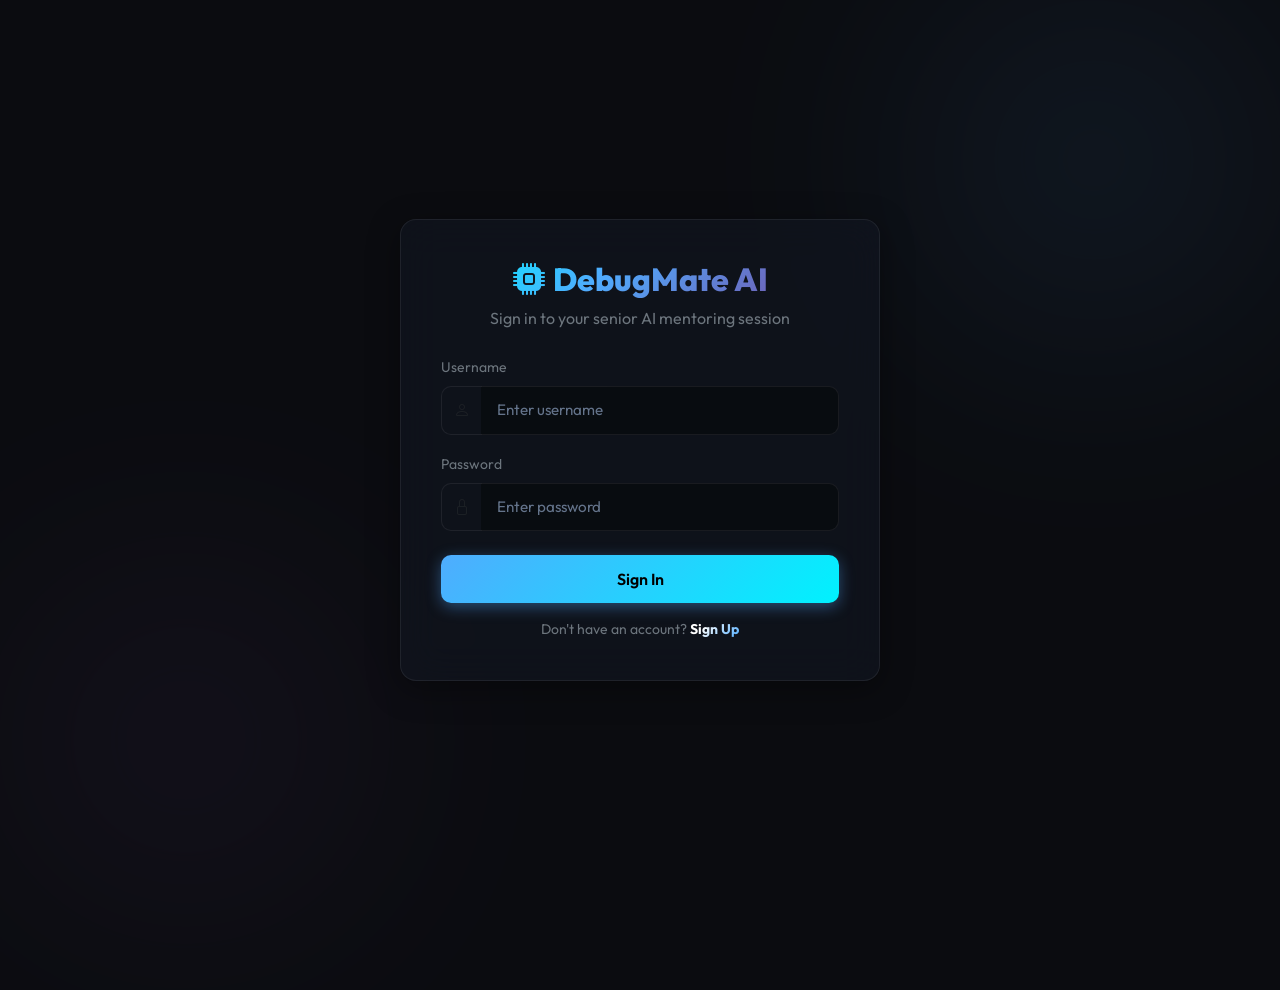
<file: target/classes/static/achievements.html>
<!DOCTYPE html>
<html lang="en">
<head>
  <meta charset="UTF-8">
  <meta name="viewport" content="width=device-width, initial-scale=1.0">
  <title>Achievements - DebugMate AI</title>
  <meta name="description" content="Track your debugging achievements, badges, and learning milestones on DebugMate AI.">
  <link href="https://cdn.jsdelivr.net/npm/bootstrap@5.3.0/dist/css/bootstrap.min.css" rel="stylesheet">
  <link href="https://cdn.jsdelivr.net/npm/bootstrap-icons@1.10.0/font/bootstrap-icons.css" rel="stylesheet">
  <link rel="stylesheet" href="css/style.css">
  <style>
    .badge-card {
      background: rgba(18, 22, 33, 0.65);
      backdrop-filter: blur(20px);
      border: 1px solid var(--border-color);
      border-radius: 16px;
      padding: 28px 20px;
      text-align: center;
      transition: var(--transition);
      opacity: 0.45;
      filter: grayscale(80%);
      position: relative;
      overflow: hidden;
    }
    .badge-card::before {
      content: '';
      position: absolute;
      inset: 0;
      background: linear-gradient(135deg, rgba(79,172,254,0.03), transparent);
      opacity: 0;
      transition: opacity 0.3s;
    }
    .badge-card.unlocked {
      opacity: 1;
      filter: none;
      border-color: rgba(79,172,254,0.4);
      box-shadow: 0 0 24px rgba(79,172,254,0.12);
    }
    .badge-card.unlocked::before { opacity: 1; }
    .badge-card:hover { transform: translateY(-4px); }
    .badge-card.unlocked:hover { box-shadow: 0 8px 32px rgba(79,172,254,0.2); }

    .badge-icon {
      font-size: 3rem;
      margin-bottom: 14px;
      display: block;
      line-height: 1;
    }
    .badge-card.unlocked .badge-icon {
      background: linear-gradient(135deg, var(--primary), var(--secondary));
      -webkit-background-clip: text;
      -webkit-text-fill-color: transparent;
      background-clip: text;
    }
    .unlock-badge {
      display: inline-flex;
      align-items: center;
      gap: 5px;
      background: rgba(16,185,129,0.12);
      border: 1px solid rgba(16,185,129,0.3);
      color: #34d399;
      padding: 3px 10px;
      border-radius: 20px;
      font-size: 0.75rem;
      margin-top: 10px;
    }
    .lock-badge {
      display: inline-flex;
      align-items: center;
      gap: 5px;
      background: rgba(100,116,139,0.1);
      border: 1px solid rgba(100,116,139,0.2);
      color: var(--text-muted);
      padding: 3px 10px;
      border-radius: 20px;
      font-size: 0.75rem;
      margin-top: 10px;
    }
    .progress-header {
      background: linear-gradient(135deg, rgba(79,172,254,0.08), rgba(118,75,162,0.08));
      border: 1px solid var(--border-color);
      border-radius: 16px;
      padding: 28px;
      margin-bottom: 32px;
    }
    .xp-bar { height: 8px; background: var(--border-color); border-radius: 4px; overflow: hidden; }
    .xp-bar-fill { height: 100%; border-radius: 4px; background: linear-gradient(90deg, var(--primary), var(--secondary)); transition: width 1s ease; }
  </style>
</head>
<body>
<div class="layout-wrapper">
  <!-- Sidebar -->
  <aside class="sidebar">
    <a href="index.html" class="sidebar-logo text-gradient-cyan-purple">
      <i class="bi bi-cpu-fill"></i> DebugMate AI
    </a>
    <ul class="sidebar-menu">
      <li><a href="index.html" class="sidebar-link"><i class="bi bi-speedometer2"></i> Dashboard</a></li>
      <li><a href="debug.html" class="sidebar-link"><i class="bi bi-code-slash"></i> AI Debugger</a></li>
      <li><a href="chat.html" class="sidebar-link"><i class="bi bi-chat-dots-fill"></i> Chat Assistant</a></li>
      <li><a href="library.html" class="sidebar-link"><i class="bi bi-journal-bookmark-fill"></i> Bug Library</a></li>
      <li><a href="achievements.html" class="sidebar-link active"><i class="bi bi-trophy-fill"></i> Achievements</a></li>
    </ul>
    <div class="sidebar-profile">
      <div class="profile-avatar" id="navAvatar">U</div>
      <div class="profile-info me-auto">
        <span class="profile-name" id="navUsername">User</span>
        <span class="profile-xp" id="navXp">0 XP</span>
      </div>
      <button class="btn btn-link text-danger p-0" onclick="Auth.logout()" title="Logout">
        <i class="bi bi-box-arrow-right fs-5"></i>
      </button>
    </div>
  </aside>

  <!-- Main Content -->
  <main class="main-content">
    <header class="mb-4">
      <h1 class="text-gradient fw-bold mb-1">Achievements</h1>
      <p class="text-secondary">Earn badges by debugging, learning, and growing as a developer.</p>
    </header>

    <!-- Progress Summary -->
    <div class="progress-header" id="progressSummary">
      <div class="row align-items-center g-3">
        <div class="col-md-4">
          <div class="d-flex align-items-center gap-3">
            <div style="width:56px;height:56px;border-radius:50%;background:linear-gradient(135deg,var(--primary),var(--accent));display:flex;align-items:center;justify-content:center;font-size:1.5rem;font-weight:800;color:#fff;" id="levelBadge">1</div>
            <div>
              <div class="fw-bold text-white">Level <span id="levelNum">1</span></div>
              <div class="small text-secondary"><span id="unlockedCount">0</span> / 8 Badges Earned</div>
            </div>
          </div>
        </div>
        <div class="col-md-4">
          <div class="small text-secondary mb-1">XP Progress</div>
          <div class="xp-bar"><div class="xp-bar-fill" id="xpBarFill" style="width:0%"></div></div>
          <div class="small text-muted mt-1"><span id="xpCount">0</span> XP</div>
        </div>
        <div class="col-md-4 text-md-end">
          <div class="small text-secondary">Total Bugs Solved</div>
          <div class="fs-3 fw-bold text-gradient" id="bugsSolved">0</div>
        </div>
      </div>
    </div>

    <div class="row g-4" id="badgesContainer">
      <!-- Skeleton loaders -->
      <div class="col-6 col-md-4 col-lg-3">
        <div class="badge-card"><div style="height:160px;background:rgba(255,255,255,0.03);border-radius:8px;"></div></div>
      </div>
      <div class="col-6 col-md-4 col-lg-3">
        <div class="badge-card"><div style="height:160px;background:rgba(255,255,255,0.03);border-radius:8px;"></div></div>
      </div>
      <div class="col-6 col-md-4 col-lg-3">
        <div class="badge-card"><div style="height:160px;background:rgba(255,255,255,0.03);border-radius:8px;"></div></div>
      </div>
      <div class="col-6 col-md-4 col-lg-3">
        <div class="badge-card"><div style="height:160px;background:rgba(255,255,255,0.03);border-radius:8px;"></div></div>
      </div>
    </div>
  </main>
</div>
<script src="js/auth.js"></script>
<script>
Auth.guardPage(true);

// Load user profile into sidebar
const user = Auth.getUser();
if (user) {
  document.getElementById('navUsername').textContent = user.username || 'User';
  if (user.username) {
    document.getElementById('navAvatar').textContent = user.username[0].toUpperCase();
  }
}

const ALL_BADGES = [
  { name: "First Blood",    desc: "Solve your very first bug",       icon: "bi-star-fill",             req: "Solve 1 bug",        threshold: 1,  type: "bugs" },
  { name: "Bug Hunter",     desc: "Solved 10 bugs total",            icon: "bi-bug-fill",              req: "Solve 10 bugs",      threshold: 10, type: "bugs" },
  { name: "Code Warrior",   desc: "Solved 25 bugs — going strong",   icon: "bi-shield-fill-check",     req: "Solve 25 bugs",      threshold: 25, type: "bugs" },
  { name: "Debug Master",   desc: "Elite level — 50 bugs solved",    icon: "bi-trophy-fill",           req: "Solve 50 bugs",      threshold: 50, type: "bugs" },
  { name: "Streak Starter", desc: "Maintained a 3-day streak",       icon: "bi-fire",                  req: "3-day streak",       threshold: 3,  type: "streak" },
  { name: "On Fire",        desc: "Maintained a 7-day streak",       icon: "bi-lightning-charge-fill", req: "7-day streak",       threshold: 7,  type: "streak" },
  { name: "XP Collector",   desc: "Earned 100 XP from debugging",    icon: "bi-gem",                   req: "Earn 100 XP",        threshold: 100, type: "xp" },
  { name: "XP Legend",      desc: "500 XP — a true AI Mentor user",  icon: "bi-award-fill",            req: "Earn 500 XP",        threshold: 500, type: "xp" }
];

document.addEventListener('DOMContentLoaded', async () => {
  try {
    const [profileData, achievementsData] = await Promise.allSettled([
      Auth.apiCall('/api/users/profile'),
      Auth.apiCall('/api/achievements')
    ]);

    let unlockedNames = [];
    let xp = 0, bugs = 0, streak = 0;

    if (profileData.status === 'fulfilled' && profileData.value) {
      const p = profileData.value;
      xp = p.xpPoints || 0;
      bugs = p.totalErrorsSolved || 0;
      streak = p.dailyStreak || 0;
      document.getElementById('navXp').textContent = xp + ' XP';
    }

    if (achievementsData.status === 'fulfilled' && achievementsData.value) {
      unlockedNames = achievementsData.value.map(a => a.name);
    }

    // If no achievements from API, compute locally from profile stats
    if (unlockedNames.length === 0) {
      ALL_BADGES.forEach(b => {
        let val = b.type === 'bugs' ? bugs : b.type === 'streak' ? streak : xp;
        if (val >= b.threshold) unlockedNames.push(b.name);
      });
    }

    const unlocked = ALL_BADGES.filter(b => unlockedNames.includes(b.name)).length;
    const level = Math.max(1, Math.floor(xp / 100) + 1);
    const xpInLevel = xp % 100;

    document.getElementById('unlockedCount').textContent = unlocked;
    document.getElementById('levelNum').textContent = level;
    document.getElementById('levelBadge').textContent = level;
    document.getElementById('xpCount').textContent = xp;
    document.getElementById('xpBarFill').style.width = xpInLevel + '%';
    document.getElementById('bugsSolved').textContent = bugs;

    const container = document.getElementById('badgesContainer');
    container.innerHTML = ALL_BADGES.map(b => {
      const isUnlocked = unlockedNames.includes(b.name);
      return `
        <div class="col-6 col-md-4 col-lg-3">
          <div class="badge-card ${isUnlocked ? 'unlocked' : ''}">
            <span class="badge-icon"><i class="bi ${b.icon}"></i></span>
            <h6 class="fw-bold text-white mb-1">${b.name}</h6>
            <div class="small text-secondary">${b.desc}</div>
            <div class="small text-muted mt-1">${b.req}</div>
            ${isUnlocked
              ? '<div class="unlock-badge"><i class="bi bi-check-circle-fill"></i> Unlocked</div>'
              : '<div class="lock-badge"><i class="bi bi-lock-fill"></i> Locked</div>'}
          </div>
        </div>`;
    }).join('');

  } catch(e) {
    console.error(e);
    Auth.showToast('Failed to load achievements', 'error');
  }
});
</script>
</body>
</html>
</file>
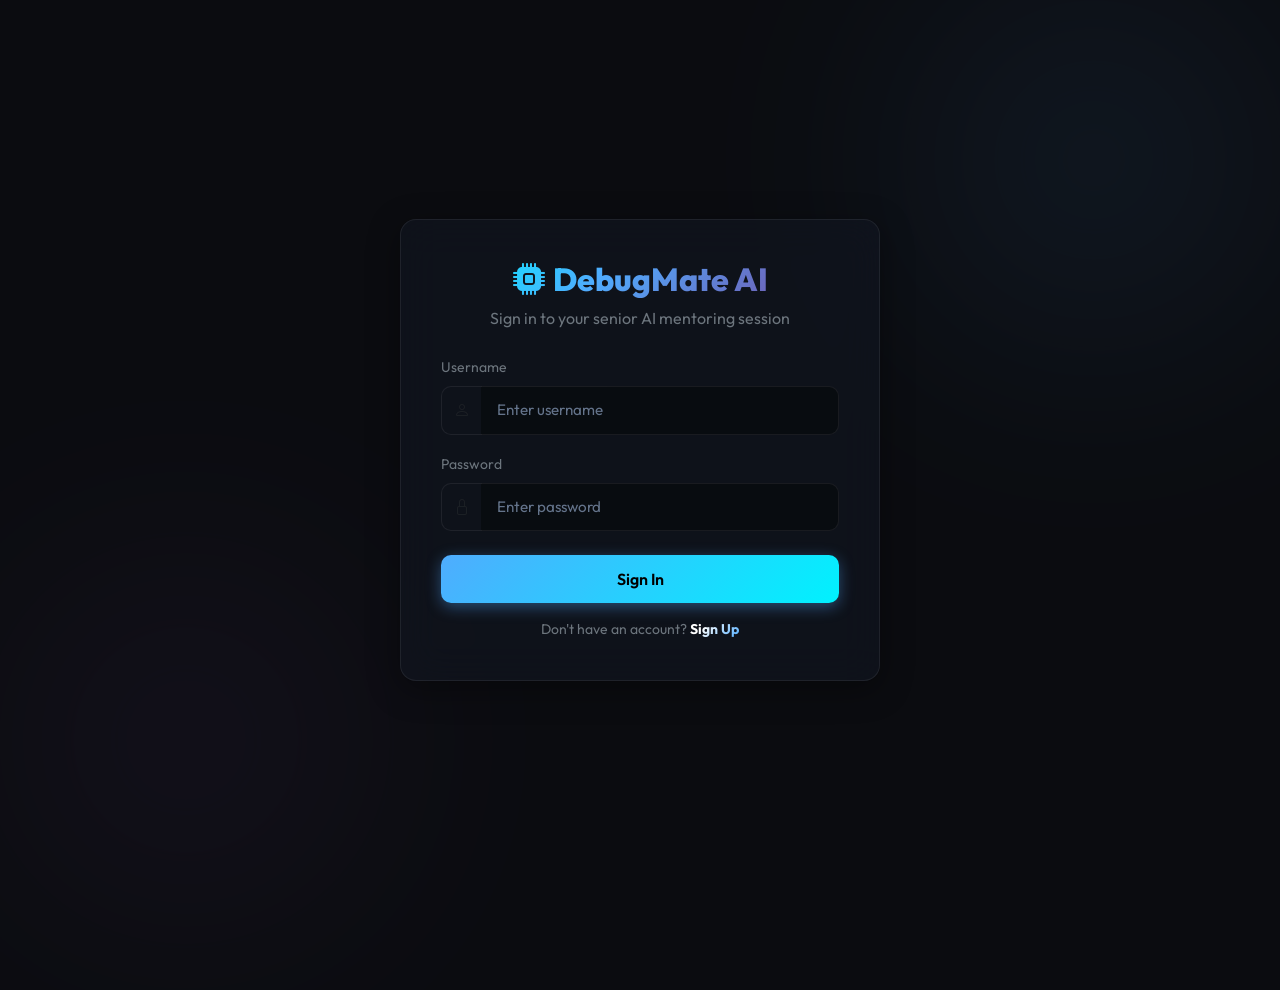
<file: target/classes/static/chat.html>
<!DOCTYPE html>
<html lang="en">
<head>
  <meta charset="UTF-8">
  <meta name="viewport" content="width=device-width, initial-scale=1.0">
  <title>AI Mentor Chat - DebugMate AI</title>
  <meta name="description" content="Chat with your AI senior engineer mentor. Ask questions about code, architecture, and best practices.">
  <link href="https://cdn.jsdelivr.net/npm/bootstrap@5.3.0/dist/css/bootstrap.min.css" rel="stylesheet">
  <link href="https://cdn.jsdelivr.net/npm/bootstrap-icons@1.10.0/font/bootstrap-icons.css" rel="stylesheet">
  <link rel="stylesheet" href="css/style.css">
  <style>
    .chat-wrap {
      display: flex;
      flex-direction: column;
      height: calc(100vh - 220px);
    }
    .chat-messages {
      flex: 1;
      overflow-y: auto;
      padding: 24px;
      background: rgba(5,6,8,0.45);
      border: 1px solid var(--border-color);
      border-radius: 14px 14px 0 0;
      scroll-behavior: smooth;
    }
    .chat-footer {
      background: rgba(10,11,15,0.95);
      border: 1px solid var(--border-color);
      border-top: none;
      border-radius: 0 0 14px 14px;
      padding: 14px 20px;
    }
    .msg-row {
      display: flex;
      margin-bottom: 18px;
      animation: fade-up 0.3s ease;
    }
    .msg-row.user-row { flex-direction: row-reverse; }
    @keyframes fade-up {
      from { opacity: 0; transform: translateY(10px); }
      to   { opacity: 1; transform: translateY(0); }
    }
    .msg-avatar {
      width: 36px;
      height: 36px;
      border-radius: 50%;
      display: flex;
      align-items: center;
      justify-content: center;
      font-size: 0.9rem;
      font-weight: 700;
      flex-shrink: 0;
    }
    .msg-avatar.ai-avatar {
      background: linear-gradient(135deg, var(--primary), var(--accent));
      color: #fff;
    }
    .msg-avatar.user-avatar {
      background: linear-gradient(135deg, var(--accent), var(--accent-secondary));
      color: #fff;
    }
    .msg-bubble {
      max-width: 70%;
      padding: 12px 18px;
      border-radius: 14px;
      line-height: 1.6;
      font-size: 0.93rem;
    }
    .msg-row.ai-row .msg-bubble {
      background: rgba(79,172,254,0.07);
      border: 1px solid rgba(79,172,254,0.15);
      color: var(--text-secondary);
      margin-left: 12px;
      border-radius: 4px 14px 14px 14px;
    }
    .msg-row.user-row .msg-bubble {
      background: rgba(118,75,162,0.15);
      border: 1px solid rgba(118,75,162,0.3);
      color: var(--text-primary);
      margin-right: 12px;
      border-radius: 14px 4px 14px 14px;
    }
    .msg-time { font-size: 0.7rem; color: var(--text-muted); margin-top: 4px; }
    .msg-row.ai-row .msg-time { margin-left: 12px; }
    .msg-row.user-row .msg-time { margin-right: 12px; text-align: right; }

    .typing-indicator span {
      display: inline-block;
      width: 7px; height: 7px;
      background: var(--primary);
      border-radius: 50%;
      margin: 0 2px;
      animation: blink 1.2s infinite;
    }
    .typing-indicator span:nth-child(2) { animation-delay: 0.2s; }
    .typing-indicator span:nth-child(3) { animation-delay: 0.4s; }
    @keyframes blink {
      0%, 80%, 100% { opacity: 0.2; transform: scale(0.8); }
      40% { opacity: 1; transform: scale(1); }
    }
    #chatInput {
      background: rgba(5,6,8,0.6);
      border: 1px solid var(--border-color);
      color: var(--text-primary);
      border-radius: 10px;
      padding: 12px 16px;
      transition: var(--transition);
    }
    #chatInput:focus {
      outline: none;
      border-color: var(--primary);
      box-shadow: 0 0 0 3px var(--primary-glow);
    }
    .quick-prompts .badge {
      cursor: pointer;
      background: rgba(79,172,254,0.08);
      border: 1px solid rgba(79,172,254,0.2);
      color: var(--text-secondary);
      padding: 6px 12px;
      border-radius: 20px;
      font-size: 0.78rem;
      font-weight: 400;
      transition: var(--transition);
    }
    .quick-prompts .badge:hover {
      background: rgba(79,172,254,0.15);
      color: var(--primary);
    }
  </style>
</head>
<body>
<div class="layout-wrapper">
  <!-- Sidebar -->
  <aside class="sidebar">
    <a href="index.html" class="sidebar-logo text-gradient-cyan-purple">
      <i class="bi bi-cpu-fill"></i> DebugMate AI
    </a>
    <ul class="sidebar-menu">
      <li><a href="index.html" class="sidebar-link"><i class="bi bi-speedometer2"></i> Dashboard</a></li>
      <li><a href="debug.html" class="sidebar-link"><i class="bi bi-code-slash"></i> AI Debugger</a></li>
      <li><a href="chat.html" class="sidebar-link active"><i class="bi bi-chat-dots-fill"></i> Chat Assistant</a></li>
      <li><a href="library.html" class="sidebar-link"><i class="bi bi-journal-bookmark-fill"></i> Bug Library</a></li>
      <li><a href="achievements.html" class="sidebar-link"><i class="bi bi-trophy-fill"></i> Achievements</a></li>
    </ul>
    <div class="sidebar-profile">
      <div class="profile-avatar" id="navAvatar">U</div>
      <div class="profile-info me-auto">
        <span class="profile-name" id="navUsername">User</span>
        <span class="profile-xp" id="navXp">0 XP</span>
      </div>
      <button class="btn btn-link text-danger p-0" onclick="Auth.logout()" title="Logout">
        <i class="bi bi-box-arrow-right fs-5"></i>
      </button>
    </div>
  </aside>

  <!-- Main Content -->
  <main class="main-content">
    <header class="d-flex justify-content-between align-items-center mb-4">
      <div>
        <h1 class="text-gradient fw-bold mb-1">AI Mentor Chat</h1>
        <p class="text-secondary mb-0">Ask your senior engineer anything about code, architecture, or best practices.</p>
      </div>
      <button class="btn btn-outline-glass btn-sm" onclick="clearChat()">
        <i class="bi bi-trash3"></i> Clear Chat
      </button>
    </header>

    <!-- Quick prompts -->
    <div class="quick-prompts d-flex flex-wrap gap-2 mb-3">
      <span class="badge" onclick="sendQuick('What is the difference between == and equals() in Java?')">Java == vs equals()</span>
      <span class="badge" onclick="sendQuick('Explain NullPointerException and how to avoid it')">NullPointerException</span>
      <span class="badge" onclick="sendQuick('What are SOLID principles in object oriented design?')">SOLID Principles</span>
      <span class="badge" onclick="sendQuick('How do I write efficient SQL queries?')">SQL Optimization</span>
      <span class="badge" onclick="sendQuick('What is time complexity and Big-O notation?')">Big-O Notation</span>
    </div>

    <div class="chat-wrap">
      <div id="chatMessages" class="chat-messages">
        <!-- Initial AI greeting -->
        <div class="msg-row ai-row" id="greetingMsg">
          <div class="msg-avatar ai-avatar"><i class="bi bi-robot"></i></div>
          <div>
            <div class="msg-bubble">
              👋 Hello! I'm your <strong>AI Senior Engineer Mentor</strong> powered by Gemini AI.<br><br>
              Ask me anything about code bugs, best practices, design patterns, algorithms, or anything else programming-related. I'm here to help you grow!
            </div>
            <div class="msg-time">Just now</div>
          </div>
        </div>
      </div>
      <div class="chat-footer">
        <form id="chatForm" class="d-flex gap-2">
          <input type="text" id="chatInput" class="form-control flex-grow-1" placeholder="Ask your AI mentor anything..." autocomplete="off">
          <button type="submit" class="btn btn-glow-primary px-4" id="chatBtn">
            <i class="bi bi-send-fill" id="chatBtnIcon"></i>
          </button>
        </form>
      </div>
    </div>
  </main>
</div>

<script src="js/auth.js"></script>
<script>
Auth.guardPage(true);

const user = Auth.getUser();
if (user) {
  document.getElementById('navUsername').textContent = user.username || 'User';
  if (user.username) document.getElementById('navAvatar').textContent = user.username[0].toUpperCase();
}

function formatTime(d) {
  return d.toLocaleTimeString([], { hour: '2-digit', minute: '2-digit' });
}

function appendMessage(text, isUser) {
  const chatBox = document.getElementById('chatMessages');
  const row = document.createElement('div');
  row.className = `msg-row ${isUser ? 'user-row' : 'ai-row'}`;

  const avatarHtml = isUser
    ? `<div class="msg-avatar user-avatar">${(user?.username?.[0] || 'U').toUpperCase()}</div>`
    : `<div class="msg-avatar ai-avatar"><i class="bi bi-robot"></i></div>`;

  // Convert markdown-style bold to HTML
  const formatted = text.replace(/\*\*(.*?)\*\*/g, '<strong>$1</strong>').replace(/\n/g, '<br>');

  row.innerHTML = `
    ${avatarHtml}
    <div>
      <div class="msg-bubble">${formatted}</div>
      <div class="msg-time">${formatTime(new Date())}</div>
    </div>`;

  chatBox.appendChild(row);
  chatBox.scrollTop = chatBox.scrollHeight;
  return row;
}

function showTyping() {
  const chatBox = document.getElementById('chatMessages');
  const row = document.createElement('div');
  row.className = 'msg-row ai-row';
  row.id = 'typingIndicator';
  row.innerHTML = `
    <div class="msg-avatar ai-avatar"><i class="bi bi-robot"></i></div>
    <div>
      <div class="msg-bubble">
        <div class="typing-indicator"><span></span><span></span><span></span></div>
      </div>
    </div>`;
  chatBox.appendChild(row);
  chatBox.scrollTop = chatBox.scrollHeight;
}

function hideTyping() {
  const t = document.getElementById('typingIndicator');
  if (t) t.remove();
}

async function sendMessage(msg) {
  if (!msg || !msg.trim()) return;
  appendMessage(msg, true);
  showTyping();

  const btn = document.getElementById('chatBtn');
  btn.disabled = true;

  try {
    const response = await Auth.apiCall('/api/chat/message', {
      method: 'POST',
      body: JSON.stringify({ message: msg })
    });
    hideTyping();
    const reply = response?.aiResponse || response?.message || 'I had trouble understanding that. Could you rephrase?';
    appendMessage(reply, false);
  } catch(err) {
    hideTyping();
    appendMessage("I'm having trouble connecting right now. Please try again.", false);
  } finally {
    btn.disabled = false;
  }
}

document.getElementById('chatForm').addEventListener('submit', async (e) => {
  e.preventDefault();
  const input = document.getElementById('chatInput');
  const msg = input.value.trim();
  input.value = '';
  await sendMessage(msg);
});

function sendQuick(text) {
  document.getElementById('chatInput').value = text;
  document.getElementById('chatForm').dispatchEvent(new Event('submit'));
}

function clearChat() {
  document.getElementById('chatMessages').innerHTML = `
    <div class="msg-row ai-row">
      <div class="msg-avatar ai-avatar"><i class="bi bi-robot"></i></div>
      <div>
        <div class="msg-bubble">Chat cleared! How can I help you next?</div>
        <div class="msg-time">${formatTime(new Date())}</div>
      </div>
    </div>`;
}
</script>
</body>
</html>
</file>
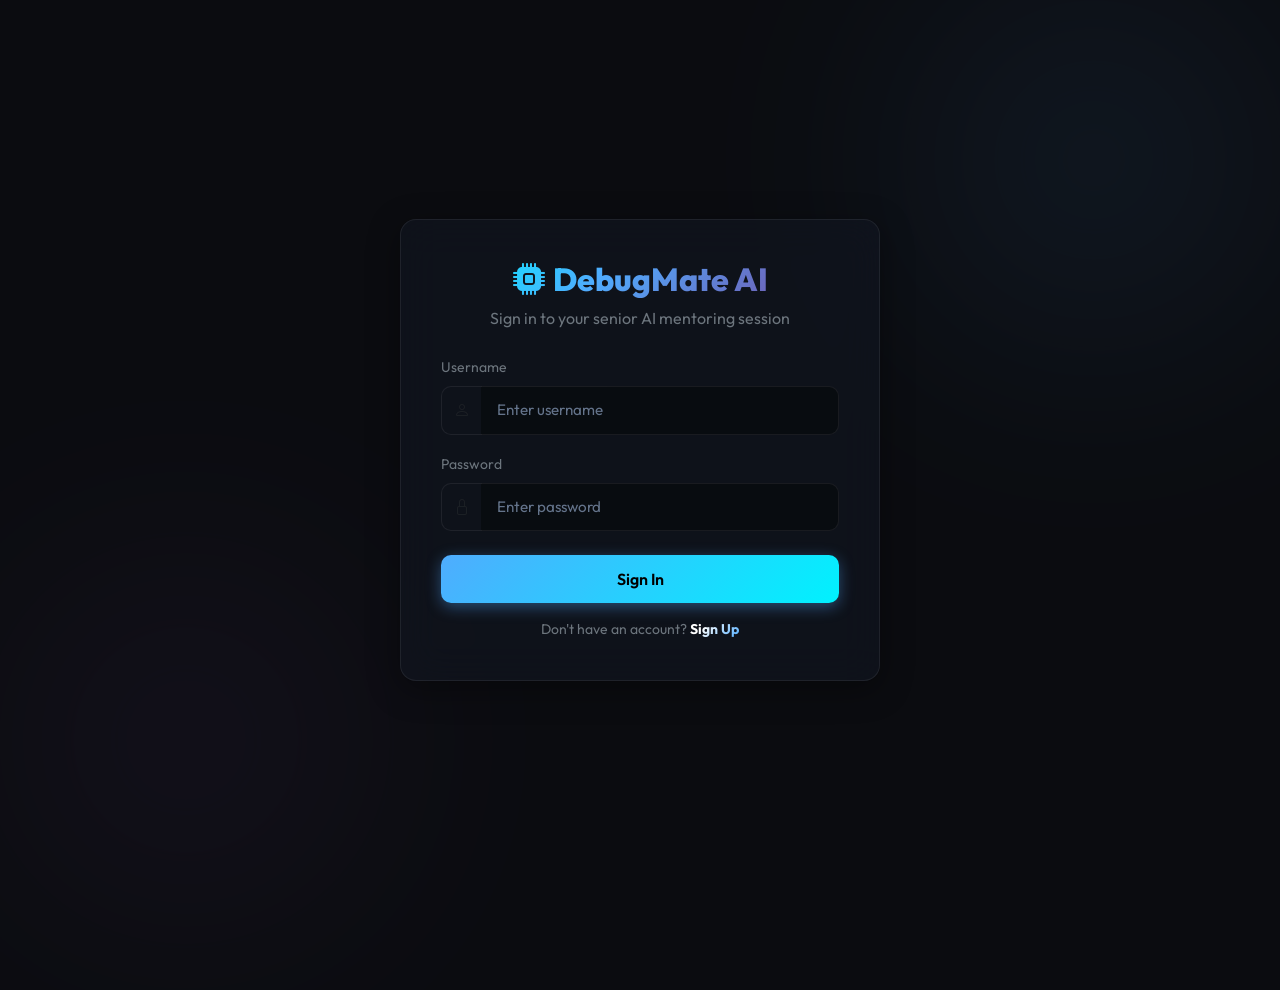
<file: target/classes/static/export.html>
<!DOCTYPE html>
<html lang="en">
<head>
  <meta charset="UTF-8">
  <meta name="viewport" content="width=device-width, initial-scale=1.0">
  <title>Export Report - DebugMate AI</title>
  <meta name="description" content="Export your debugging sessions, learning progress, and AI mentorship report as a PDF or JSON.">
  <link href="https://cdn.jsdelivr.net/npm/bootstrap@5.3.0/dist/css/bootstrap.min.css" rel="stylesheet">
  <link href="https://cdn.jsdelivr.net/npm/bootstrap-icons@1.10.0/font/bootstrap-icons.css" rel="stylesheet">
  <link rel="stylesheet" href="css/style.css">
  <style>
    .export-card {
      background: rgba(18,22,33,0.65);
      backdrop-filter: blur(20px);
      border: 1px solid var(--border-color);
      border-radius: 16px;
      padding: 28px;
      transition: var(--transition);
      position: relative;
      overflow: hidden;
    }
    .export-card::before {
      content: '';
      position: absolute;
      inset: 0;
      opacity: 0;
      transition: opacity 0.3s;
    }
    .export-card:hover { transform: translateY(-3px); }
    .export-card:hover::before { opacity: 1; }
    .export-card.pdf-card::before { background: linear-gradient(135deg, rgba(239,68,68,0.05), transparent); }
    .export-card.json-card::before { background: linear-gradient(135deg, rgba(79,172,254,0.05), transparent); }
    .export-card.csv-card::before { background: linear-gradient(135deg, rgba(16,185,129,0.05), transparent); }

    .export-icon {
      width: 64px; height: 64px;
      border-radius: 16px;
      display: flex; align-items: center; justify-content: center;
      font-size: 1.8rem;
      margin-bottom: 20px;
    }
    .export-icon.pdf-icon { background: rgba(239,68,68,0.12); color: #f87171; border: 1px solid rgba(239,68,68,0.2); }
    .export-icon.json-icon { background: rgba(79,172,254,0.12); color: var(--primary); border: 1px solid rgba(79,172,254,0.2); }
    .export-icon.csv-icon { background: rgba(16,185,129,0.12); color: #34d399; border: 1px solid rgba(16,185,129,0.2); }

    .stat-row {
      display: flex; justify-content: space-between;
      padding: 8px 0;
      border-bottom: 1px solid var(--border-color);
      font-size: 0.9rem;
    }
    .stat-row:last-child { border-bottom: none; }

    .session-item {
      background: rgba(5,6,8,0.5);
      border: 1px solid var(--border-color);
      border-radius: 10px;
      padding: 14px 18px;
      margin-bottom: 10px;
      display: flex;
      justify-content: space-between;
      align-items: center;
      transition: var(--transition);
    }
    .session-item:hover { border-color: rgba(79,172,254,0.3); }

    .sev-dot {
      width: 8px; height: 8px; border-radius: 50%;
      display: inline-block; margin-right: 6px;
    }
    .sev-dot.CRITICAL { background: var(--danger); }
    .sev-dot.HIGH     { background: var(--warning); }
    .sev-dot.MEDIUM   { background: var(--info); }
    .sev-dot.LOW      { background: var(--success); }
    .sev-dot.SUGGESTION { background: #a78bfa; }
  </style>
</head>
<body>
<div class="layout-wrapper">
  <!-- Sidebar -->
  <aside class="sidebar">
    <a href="index.html" class="sidebar-logo text-gradient-cyan-purple">
      <i class="bi bi-cpu-fill"></i> DebugMate AI
    </a>
    <ul class="sidebar-menu">
      <li><a href="index.html" class="sidebar-link"><i class="bi bi-speedometer2"></i> Dashboard</a></li>
      <li><a href="debug.html" class="sidebar-link"><i class="bi bi-code-slash"></i> AI Debugger</a></li>
      <li><a href="chat.html" class="sidebar-link"><i class="bi bi-chat-dots-fill"></i> Chat Assistant</a></li>
      <li><a href="library.html" class="sidebar-link"><i class="bi bi-journal-bookmark-fill"></i> Bug Library</a></li>
      <li><a href="achievements.html" class="sidebar-link"><i class="bi bi-trophy-fill"></i> Achievements</a></li>
    </ul>
    <div class="sidebar-profile">
      <div class="profile-avatar" id="navAvatar">U</div>
      <div class="profile-info me-auto">
        <span class="profile-name" id="navUsername">User</span>
        <span class="profile-xp" id="navXp">0 XP</span>
      </div>
      <button class="btn btn-link text-danger p-0" onclick="Auth.logout()" title="Logout">
        <i class="bi bi-box-arrow-right fs-5"></i>
      </button>
    </div>
  </aside>

  <!-- Main Content -->
  <main class="main-content">
    <header class="mb-4">
      <h1 class="text-gradient fw-bold mb-1">Export Report</h1>
      <p class="text-secondary">Download your debugging history, learning progress and AI mentorship summary.</p>
    </header>

    <div class="row g-4">
      <!-- Left: Stats Summary -->
      <div class="col-lg-5">
        <div class="export-card mb-4">
          <h6 class="fw-bold text-white mb-3"><i class="bi bi-person-fill me-2 text-primary"></i>Your Profile Summary</h6>
          <div id="profileStats">
            <div class="text-center py-3"><div class="spinner-border spinner-border-sm text-primary"></div></div>
          </div>
        </div>

        <div class="export-card">
          <h6 class="fw-bold text-white mb-3"><i class="bi bi-clock-history me-2 text-secondary"></i>Recent Sessions</h6>
          <div id="recentSessions">
            <div class="text-center py-3"><div class="spinner-border spinner-border-sm text-primary"></div></div>
          </div>
        </div>
      </div>

      <!-- Right: Export Options -->
      <div class="col-lg-7">
        <div class="row g-3">
          <!-- JSON Export -->
          <div class="col-12">
            <div class="export-card json-card">
              <div class="export-icon json-icon"><i class="bi bi-filetype-json"></i></div>
              <h5 class="fw-bold text-white mb-1">Export as JSON</h5>
              <p class="text-secondary small mb-3">Download all your debugging sessions as a structured JSON file. Perfect for analysis or integration.</p>
              <button class="btn btn-glow-primary" onclick="exportJSON()">
                <i class="bi bi-download me-2"></i>Download JSON Report
              </button>
            </div>
          </div>

          <!-- CSV Export -->
          <div class="col-md-6">
            <div class="export-card csv-card">
              <div class="export-icon csv-icon"><i class="bi bi-filetype-csv"></i></div>
              <h5 class="fw-bold text-white mb-1">Export as CSV</h5>
              <p class="text-secondary small mb-3">Spreadsheet-compatible format for tracking bugs over time.</p>
              <button class="btn btn-outline-glass w-100" onclick="exportCSV()">
                <i class="bi bi-table me-2"></i>Download CSV
              </button>
            </div>
          </div>

          <!-- PDF Note -->
          <div class="col-md-6">
            <div class="export-card pdf-card">
              <div class="export-icon pdf-icon"><i class="bi bi-file-earmark-pdf-fill"></i></div>
              <h5 class="fw-bold text-white mb-1">PDF Report</h5>
              <p class="text-secondary small mb-3">Full formatted report. Use browser print (Ctrl+P → Save as PDF).</p>
              <button class="btn btn-outline-glass w-100" onclick="printReport()">
                <i class="bi bi-printer me-2"></i>Print / Save PDF
              </button>
            </div>
          </div>
        </div>
      </div>
    </div>
  </main>
</div>

<script src="js/auth.js"></script>
<script>
Auth.guardPage(true);

const user = Auth.getUser();
if (user) {
  document.getElementById('navUsername').textContent = user.username || 'User';
  if (user.username) document.getElementById('navAvatar').textContent = user.username[0].toUpperCase();
}

let profileData = null;
let sessionsData = [];

document.addEventListener('DOMContentLoaded', async () => {
  try {
    const [profile, sessions] = await Promise.allSettled([
      Auth.apiCall('/api/users/profile'),
      Auth.apiCall('/api/debug/history')
    ]);

    if (profile.status === 'fulfilled' && profile.value) {
      const p = profile.value;
      profileData = p;
      document.getElementById('navXp').textContent = (p.xpPoints || 0) + ' XP';
      document.getElementById('profileStats').innerHTML = `
        <div class="stat-row"><span class="text-secondary">Username</span><span class="text-white fw-semibold">${user?.username || '—'}</span></div>
        <div class="stat-row"><span class="text-secondary">XP Points</span><span class="text-primary fw-bold">${p.xpPoints || 0} XP</span></div>
        <div class="stat-row"><span class="text-secondary">Bugs Solved</span><span class="text-success fw-semibold">${p.totalErrorsSolved || 0}</span></div>
        <div class="stat-row"><span class="text-secondary">Daily Streak</span><span class="text-warning fw-semibold">${p.dailyStreak || 0} days 🔥</span></div>
        <div class="stat-row"><span class="text-secondary">Accuracy Score</span><span class="text-info fw-semibold">${p.accuracyScore || 0}%</span></div>
      `;
    } else {
      document.getElementById('profileStats').innerHTML = '<p class="text-muted small">Profile data unavailable.</p>';
    }

    if (sessions.status === 'fulfilled' && sessions.value) {
      sessionsData = sessions.value;
      const recent = sessionsData.slice(0, 5);
      if (recent.length === 0) {
        document.getElementById('recentSessions').innerHTML = '<p class="text-muted small">No sessions yet. Start debugging!</p>';
      } else {
        document.getElementById('recentSessions').innerHTML = recent.map(s => {
          const sev = (s.severity || 'MEDIUM').toUpperCase();
          const date = s.createdAt ? new Date(s.createdAt).toLocaleDateString() : '—';
          return `
            <div class="session-item">
              <div>
                <span class="sev-dot ${sev}"></span>
                <span class="text-white fw-semibold small">${s.programmingLanguage || 'Code'}</span>
                <span class="text-muted small ms-2">${s.sessionType || 'DEBUG'}</span>
              </div>
              <span class="text-muted small">${date}</span>
            </div>`;
        }).join('');
      }
    } else {
      document.getElementById('recentSessions').innerHTML = '<p class="text-muted small">Session history unavailable.</p>';
    }

  } catch(e) {
    console.error(e);
  }
});

function exportJSON() {
  const data = {
    exportedAt: new Date().toISOString(),
    user: { username: user?.username, xp: profileData?.xpPoints, bugsSolved: profileData?.totalErrorsSolved },
    sessions: sessionsData
  };
  const blob = new Blob([JSON.stringify(data, null, 2)], { type: 'application/json' });
  download(blob, `debugmate-report-${Date.now()}.json`);
  Auth.showToast('JSON report downloaded!', 'success');
}

function exportCSV() {
  if (sessionsData.length === 0) {
    Auth.showToast('No session data to export yet.', 'info');
    return;
  }
  const headers = ['ID', 'Language', 'Session Type', 'Severity', 'Error Count', 'Confidence Score', 'Date'];
  const rows = sessionsData.map(s => [
    s.id || '',
    s.programmingLanguage || '',
    s.sessionType || '',
    s.severity || '',
    s.errorCount || 0,
    s.confidenceScore || 0,
    s.createdAt ? new Date(s.createdAt).toLocaleDateString() : ''
  ]);
  const csv = [headers, ...rows].map(r => r.join(',')).join('\n');
  const blob = new Blob([csv], { type: 'text/csv' });
  download(blob, `debugmate-sessions-${Date.now()}.csv`);
  Auth.showToast('CSV downloaded!', 'success');
}

function download(blob, filename) {
  const url = URL.createObjectURL(blob);
  const a = document.createElement('a');
  a.href = url;
  a.download = filename;
  document.body.appendChild(a);
  a.click();
  document.body.removeChild(a);
  URL.revokeObjectURL(url);
}

function printReport() {
  window.print();
}
</script>
</body>
</html>
</file>
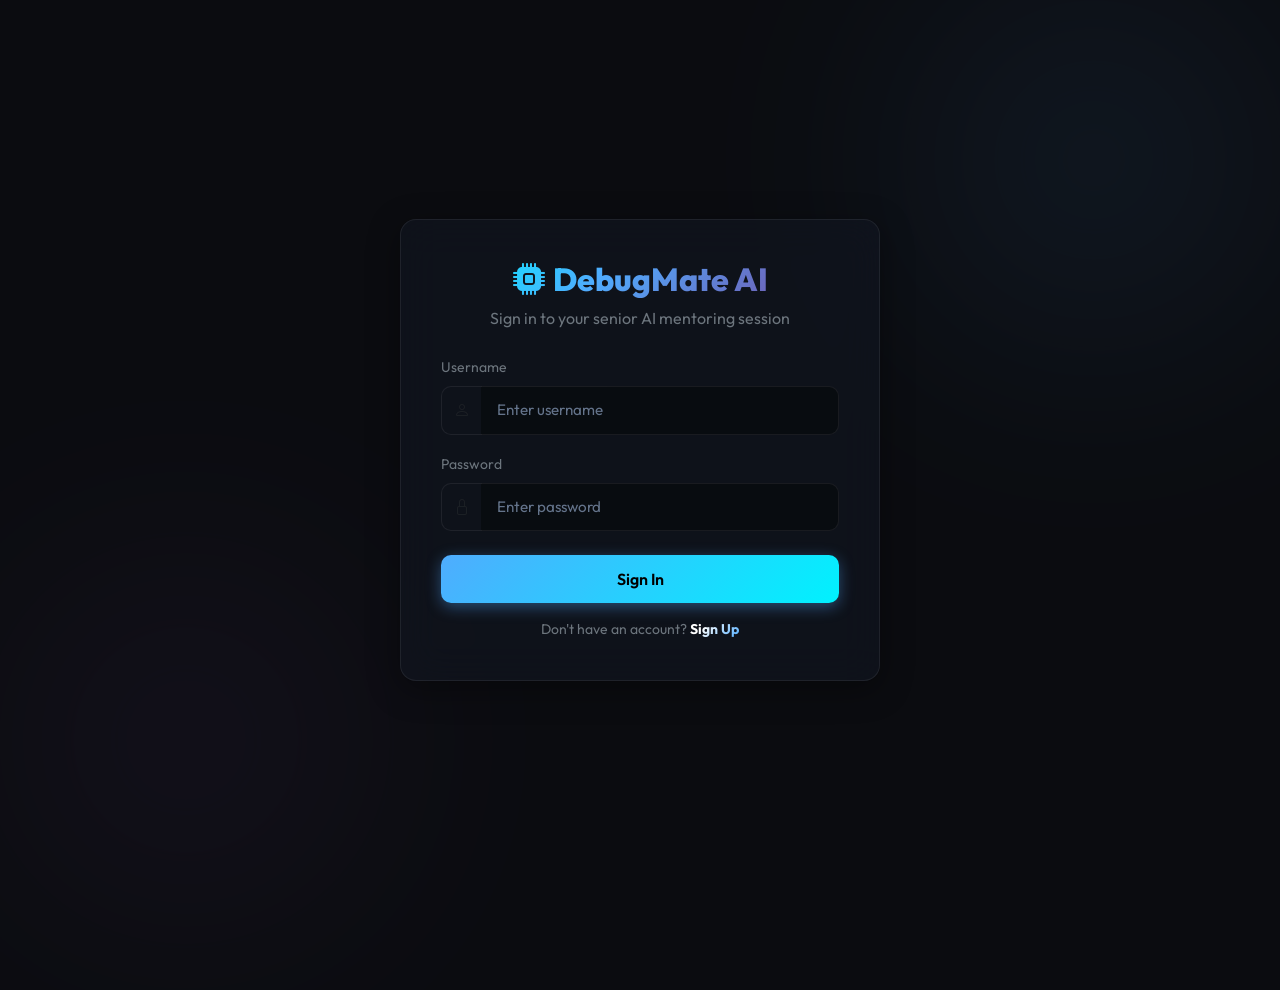
<file: target/classes/static/library.html>
<!DOCTYPE html>
<html lang="en">
<head>
  <meta charset="UTF-8">
  <meta name="viewport" content="width=device-width, initial-scale=1.0">
  <title>Bug Library - DebugMate AI</title>
  <meta name="description" content="Browse the RAG-powered Bug Knowledge Base. Common programming errors, fixes, and best practices.">
  <link href="https://cdn.jsdelivr.net/npm/bootstrap@5.3.0/dist/css/bootstrap.min.css" rel="stylesheet">
  <link href="https://cdn.jsdelivr.net/npm/bootstrap-icons@1.10.0/font/bootstrap-icons.css" rel="stylesheet">
  <link rel="stylesheet" href="css/style.css">
  <style>
    .filter-bar {
      background: rgba(18,22,33,0.65);
      backdrop-filter: blur(20px);
      border: 1px solid var(--border-color);
      border-radius: 12px;
      padding: 16px 20px;
      margin-bottom: 24px;
      display: flex;
      gap: 12px;
      flex-wrap: wrap;
      align-items: center;
    }
    .search-box {
      flex: 1;
      min-width: 200px;
      background: rgba(5,6,8,0.6);
      border: 1px solid var(--border-color);
      color: var(--text-primary);
      border-radius: 10px;
      padding: 10px 16px 10px 40px;
      transition: var(--transition);
    }
    .search-box:focus {
      outline: none;
      border-color: var(--primary);
      box-shadow: 0 0 0 3px var(--primary-glow);
    }
    .search-wrap { position: relative; flex: 1; min-width: 200px; }
    .search-wrap i { position: absolute; left: 14px; top: 50%; transform: translateY(-50%); color: var(--text-muted); }

    .lang-filter-btn {
      background: transparent;
      border: 1px solid var(--border-color);
      color: var(--text-secondary);
      border-radius: 20px;
      padding: 6px 14px;
      font-size: 0.82rem;
      cursor: pointer;
      transition: var(--transition);
    }
    .lang-filter-btn:hover, .lang-filter-btn.active {
      background: rgba(79,172,254,0.12);
      border-color: var(--primary);
      color: var(--primary);
    }

    .bug-card {
      background: rgba(18,22,33,0.65);
      backdrop-filter: blur(20px);
      border: 1px solid var(--border-color);
      border-radius: 14px;
      padding: 22px;
      margin-bottom: 20px;
      transition: var(--transition);
      border-left: 4px solid var(--border-color);
    }
    .bug-card:hover { border-color: var(--primary); transform: translateY(-2px); box-shadow: 0 8px 24px rgba(79,172,254,0.07); }
    .bug-card.sev-CRITICAL { border-left-color: var(--danger); }
    .bug-card.sev-HIGH     { border-left-color: var(--warning); }
    .bug-card.sev-MEDIUM   { border-left-color: var(--info); }
    .bug-card.sev-LOW      { border-left-color: var(--success); }

    .code-snippet {
      background: rgba(5,6,8,0.7);
      border: 1px solid var(--border-color);
      border-radius: 8px;
      padding: 12px 16px;
      font-family: var(--font-mono);
      font-size: 0.8rem;
      color: #a78bfa;
      line-height: 1.6;
      margin: 12px 0;
      white-space: pre-wrap;
    }

    .empty-state {
      text-align: center;
      padding: 60px 20px;
    }
    .empty-state i {
      font-size: 4rem;
      background: linear-gradient(135deg, var(--primary), var(--accent));
      -webkit-background-clip: text;
      -webkit-text-fill-color: transparent;
      background-clip: text;
    }

    .sev-badge-CRITICAL { background: rgba(239,68,68,0.12); color: #f87171; border: 1px solid rgba(239,68,68,0.3); }
    .sev-badge-HIGH     { background: rgba(245,158,11,0.12); color: #fbbf24; border: 1px solid rgba(245,158,11,0.3); }
    .sev-badge-MEDIUM   { background: rgba(6,182,212,0.12);  color: #22d3ee; border: 1px solid rgba(6,182,212,0.3);  }
    .sev-badge-LOW      { background: rgba(16,185,129,0.12); color: #34d399; border: 1px solid rgba(16,185,129,0.3); }

    .lang-pill {
      background: rgba(79,172,254,0.1);
      border: 1px solid rgba(79,172,254,0.25);
      color: var(--primary);
      padding: 3px 10px;
      border-radius: 20px;
      font-size: 0.75rem;
    }
  </style>
</head>
<body>
<div class="layout-wrapper">
  <!-- Sidebar -->
  <aside class="sidebar">
    <a href="index.html" class="sidebar-logo text-gradient-cyan-purple">
      <i class="bi bi-cpu-fill"></i> DebugMate AI
    </a>
    <ul class="sidebar-menu">
      <li><a href="index.html" class="sidebar-link"><i class="bi bi-speedometer2"></i> Dashboard</a></li>
      <li><a href="debug.html" class="sidebar-link"><i class="bi bi-code-slash"></i> AI Debugger</a></li>
      <li><a href="chat.html" class="sidebar-link"><i class="bi bi-chat-dots-fill"></i> Chat Assistant</a></li>
      <li><a href="library.html" class="sidebar-link active"><i class="bi bi-journal-bookmark-fill"></i> Bug Library</a></li>
      <li><a href="achievements.html" class="sidebar-link"><i class="bi bi-trophy-fill"></i> Achievements</a></li>
    </ul>
    <div class="sidebar-profile">
      <div class="profile-avatar" id="navAvatar">U</div>
      <div class="profile-info me-auto">
        <span class="profile-name" id="navUsername">User</span>
        <span class="profile-xp" id="navXp">0 XP</span>
      </div>
      <button class="btn btn-link text-danger p-0" onclick="Auth.logout()" title="Logout">
        <i class="bi bi-box-arrow-right fs-5"></i>
      </button>
    </div>
  </aside>

  <!-- Main Content -->
  <main class="main-content">
    <header class="d-flex justify-content-between align-items-center mb-4">
      <div>
        <h1 class="text-gradient fw-bold mb-1">RAG Bug Knowledge Base</h1>
        <p class="text-secondary mb-0">Search through common programming errors and their solutions used by the AI agent.</p>
      </div>
      <div class="glass-panel px-3 py-2">
        <span class="small text-secondary">Total Entries: </span>
        <span class="fw-bold text-primary" id="totalCount">—</span>
      </div>
    </header>

    <!-- Filter Bar -->
    <div class="filter-bar">
      <div class="search-wrap">
        <i class="bi bi-search"></i>
        <input type="text" id="searchInput" class="search-box" placeholder="Search bugs, languages, solutions...">
      </div>
      <div class="d-flex gap-2 flex-wrap" id="langFilters">
        <button class="lang-filter-btn active" onclick="filterLang('all', this)">All</button>
      </div>
    </div>

    <!-- Cards -->
    <div class="row" id="libraryContainer">
      <div class="col-12 text-center py-5">
        <div class="spinner-border text-primary" role="status"></div>
        <div class="text-secondary mt-2">Loading knowledge base...</div>
      </div>
    </div>
  </main>
</div>

<script src="js/auth.js"></script>
<script>
Auth.guardPage(true);

const user = Auth.getUser();
if (user) {
  document.getElementById('navUsername').textContent = user.username || 'User';
  if (user.username) document.getElementById('navAvatar').textContent = user.username[0].toUpperCase();
}

let allBugs = [];
let activeFilter = 'all';

function renderBugs(bugs) {
  const container = document.getElementById('libraryContainer');
  if (!bugs || bugs.length === 0) {
    container.innerHTML = `
      <div class="col-12">
        <div class="empty-state">
          <i class="bi bi-journal-x"></i>
          <h4 class="fw-bold text-white mt-3">No entries found</h4>
          <p class="text-secondary">Try a different search term or language filter.</p>
        </div>
      </div>`;
    return;
  }

  container.innerHTML = bugs.map(b => {
    const sev = (b.severity || 'MEDIUM').toUpperCase();
    const safeName = (b.exampleCode || '').replace(/</g, '&lt;').replace(/>/g, '&gt;');
    return `
      <div class="col-md-6">
        <div class="bug-card sev-${sev}">
          <div class="d-flex justify-content-between align-items-start mb-2">
            <span class="lang-pill"><i class="bi bi-code-slash me-1"></i>${b.language || 'General'}</span>
            <span class="badge-custom sev-badge-${sev}">${sev}</span>
          </div>
          <h5 class="text-white fw-bold mb-1">${b.title || 'Unknown Error'}</h5>
          <p class="text-secondary small mb-0">${b.description || ''}</p>
          ${safeName ? `<div class="code-snippet">${safeName.replace(/\n/g, '<br>')}</div>` : ''}
          <div class="d-flex flex-column gap-1">
            ${b.solution ? `<div class="small"><span class="text-success fw-semibold"><i class="bi bi-check2-circle me-1"></i>Fix:</span> <span class="text-secondary">${b.solution}</span></div>` : ''}
            ${b.bestPractice ? `<div class="small"><span class="text-warning fw-semibold"><i class="bi bi-lightbulb me-1"></i>Tip:</span> <span class="text-secondary">${b.bestPractice}</span></div>` : ''}
          </div>
        </div>
      </div>`;
  }).join('');
}

function applyFilters() {
  const q = document.getElementById('searchInput').value.toLowerCase();
  const filtered = allBugs.filter(b => {
    const inLang = activeFilter === 'all' || (b.language || '').toLowerCase() === activeFilter;
    const inSearch = !q
      || (b.title || '').toLowerCase().includes(q)
      || (b.description || '').toLowerCase().includes(q)
      || (b.solution || '').toLowerCase().includes(q)
      || (b.category || '').toLowerCase().includes(q);
    return inLang && inSearch;
  });
  renderBugs(filtered);
}

function filterLang(lang, btn) {
  activeFilter = lang;
  document.querySelectorAll('.lang-filter-btn').forEach(b => b.classList.remove('active'));
  btn.classList.add('active');
  applyFilters();
}

document.getElementById('searchInput').addEventListener('input', applyFilters);

document.addEventListener('DOMContentLoaded', async () => {
  try {
    allBugs = await Auth.apiCall('/api/knowledge');
    document.getElementById('totalCount').textContent = allBugs.length;

    // Build language filters
    const langs = [...new Set(allBugs.map(b => b.language).filter(Boolean))];
    const filterWrap = document.getElementById('langFilters');
    langs.forEach(lang => {
      const btn = document.createElement('button');
      btn.className = 'lang-filter-btn';
      btn.textContent = lang;
      btn.onclick = function() { filterLang(lang.toLowerCase(), this); };
      filterWrap.appendChild(btn);
    });

    renderBugs(allBugs);
  } catch(e) {
    console.error(e);
    document.getElementById('libraryContainer').innerHTML = `
      <div class="col-12">
        <div class="empty-state">
          <i class="bi bi-exclamation-triangle"></i>
          <h4 class="fw-bold text-white mt-3">Failed to load knowledge base</h4>
          <p class="text-secondary">Please refresh the page or check your connection.</p>
        </div>
      </div>`;
    Auth.showToast('Failed to load knowledge base', 'error');
  }
});
</script>
</body>
</html>
</file>
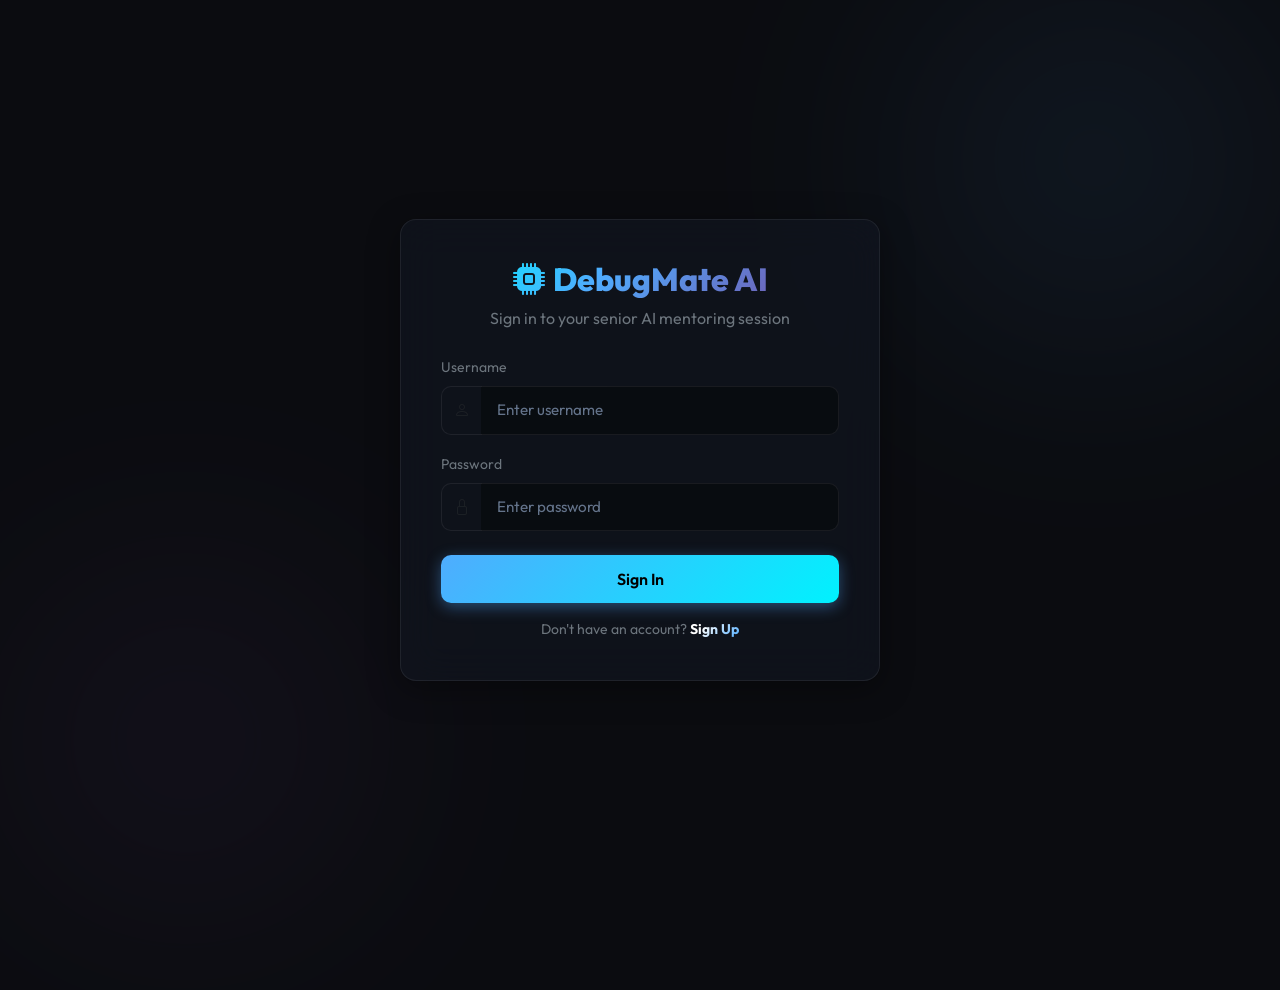
<file: target/classes/static/login.html>
<!DOCTYPE html>
<html lang="en">
<head>
  <meta charset="UTF-8">
  <meta name="viewport" content="width=device-width, initial-scale=1.0">
  <title>Login - DebugMate AI</title>
  <link href="https://cdn.jsdelivr.net/npm/bootstrap@5.3.0/dist/css/bootstrap.min.css" rel="stylesheet">
  <link href="https://cdn.jsdelivr.net/npm/bootstrap-icons@1.10.0/font/bootstrap-icons.css" rel="stylesheet">
  <link rel="stylesheet" href="css/style.css">
</head>
<body>
  <div class="auth-wrapper">
    <div class="glass-panel auth-card">
      <div class="text-center mb-4">
        <a href="index.html" class="text-decoration-none">
          <h2 class="text-gradient-cyan-purple d-flex align-items-center justify-content-center gap-2">
            <i class="bi bi-cpu-fill"></i> DebugMate AI
          </h2>
        </a>
        <p class="text-secondary mt-2">Sign in to your senior AI mentoring session</p>
      </div>

      <form id="loginForm">
        <div class="mb-3">
          <label for="username" class="form-label text-secondary small">Username</label>
          <div class="input-group">
            <span class="input-group-text bg-transparent border-end-0 text-muted" style="border: 1px solid var(--border-color); border-radius: 10px 0 0 10px;"><i class="bi bi-person"></i></span>
            <input type="text" class="form-control glass-input border-start-0" style="border-radius: 0 10px 10px 0;" id="username" placeholder="Enter username" required>
          </div>
        </div>

        <div class="mb-4">
          <label for="password" class="form-label text-secondary small">Password</label>
          <div class="input-group">
            <span class="input-group-text bg-transparent border-end-0 text-muted" style="border: 1px solid var(--border-color); border-radius: 10px 0 0 10px;"><i class="bi bi-lock"></i></span>
            <input type="password" class="form-control glass-input border-start-0" style="border-radius: 0 10px 10px 0;" id="password" placeholder="Enter password" required>
          </div>
        </div>

        <button type="submit" class="btn btn-glow-primary w-100 mb-3" id="submitBtn">
          <span class="spinner-border spinner-border-sm d-none me-2" role="status" aria-hidden="true" id="loadingSpinner"></span>
          Sign In
        </button>

        <div class="text-center">
          <p class="small text-secondary mb-0">Don't have an account? <a href="register.html" class="text-gradient text-decoration-none fw-bold">Sign Up</a></p>
        </div>
      </form>
    </div>
  </div>

  <script src="js/auth.js"></script>
  <script>
    // Guard page: if already logged in, redirect to index
    Auth.guardPage(false);

    document.getElementById('loginForm').addEventListener('submit', async (e) => {
      e.preventDefault();
      
      const usernameInput = document.getElementById('username');
      const passwordInput = document.getElementById('password');
      const submitBtn = document.getElementById('submitBtn');
      const spinner = document.getElementById('loadingSpinner');

      const loginData = {
        username: usernameInput.value.trim(),
        password: passwordInput.value
      };

      // UI feedback loading state
      submitBtn.disabled = true;
      spinner.classList.remove('d-none');

      try {
        const result = await Auth.apiCall('/api/auth/login', {
          method: 'POST',
          body: JSON.stringify(loginData)
        });

        Auth.saveSession(result.token, {
          id: result.id,
          username: result.username,
          email: result.email,
          roles: result.roles
        });

        Auth.showToast(`Welcome back, ${result.username}!`, 'success');
        
        setTimeout(() => {
          window.location.href = 'index.html';
        }, 1200);

      } catch (error) {
        Auth.showToast(error.message || 'Login failed. Please check credentials.', 'error');
        submitBtn.disabled = false;
        spinner.classList.add('d-none');
      }
    });
  </script>
</body>
</html>
</file>
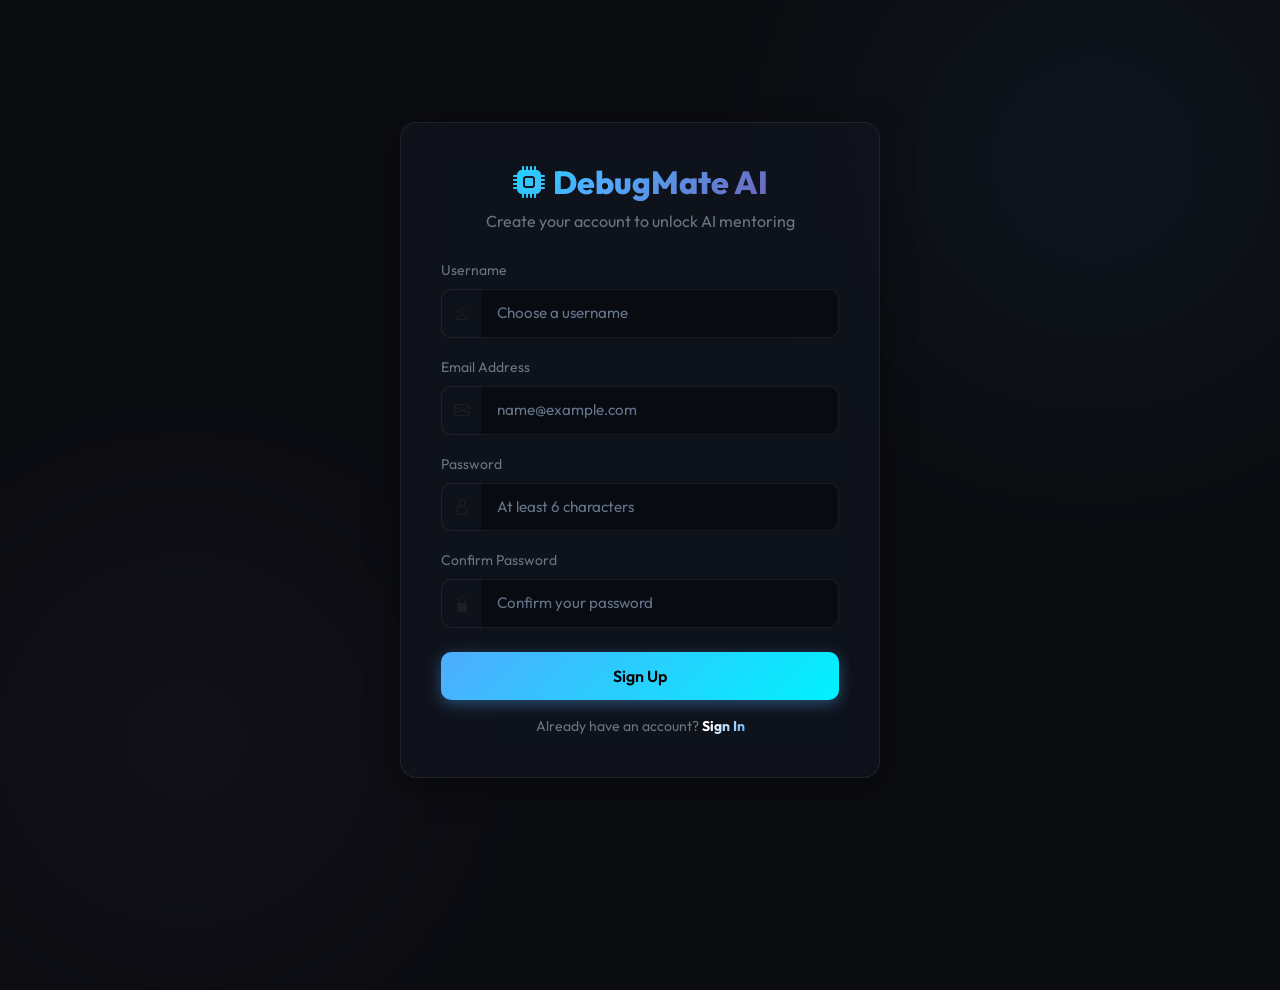
<file: target/classes/static/register.html>
<!DOCTYPE html>
<html lang="en">
<head>
  <meta charset="UTF-8">
  <meta name="viewport" content="width=device-width, initial-scale=1.0">
  <title>Register - DebugMate AI</title>
  <link href="https://cdn.jsdelivr.net/npm/bootstrap@5.3.0/dist/css/bootstrap.min.css" rel="stylesheet">
  <link href="https://cdn.jsdelivr.net/npm/bootstrap-icons@1.10.0/font/bootstrap-icons.css" rel="stylesheet">
  <link rel="stylesheet" href="css/style.css">
</head>
<body>
  <div class="auth-wrapper">
    <div class="glass-panel auth-card">
      <div class="text-center mb-4">
        <a href="index.html" class="text-decoration-none">
          <h2 class="text-gradient-cyan-purple d-flex align-items-center justify-content-center gap-2">
            <i class="bi bi-cpu-fill"></i> DebugMate AI
          </h2>
        </a>
        <p class="text-secondary mt-2">Create your account to unlock AI mentoring</p>
      </div>

      <form id="registerForm">
        <div class="mb-3">
          <label for="username" class="form-label text-secondary small">Username</label>
          <div class="input-group">
            <span class="input-group-text bg-transparent border-end-0 text-muted" style="border: 1px solid var(--border-color); border-radius: 10px 0 0 10px;"><i class="bi bi-person"></i></span>
            <input type="text" class="form-control glass-input border-start-0" style="border-radius: 0 10px 10px 0;" id="username" placeholder="Choose a username" required minlength="3" maxlength="50">
          </div>
        </div>

        <div class="mb-3">
          <label for="email" class="form-label text-secondary small">Email Address</label>
          <div class="input-group">
            <span class="input-group-text bg-transparent border-end-0 text-muted" style="border: 1px solid var(--border-color); border-radius: 10px 0 0 10px;"><i class="bi bi-envelope"></i></span>
            <input type="email" class="form-control glass-input border-start-0" style="border-radius: 0 10px 10px 0;" id="email" placeholder="name@example.com" required>
          </div>
        </div>

        <div class="mb-3">
          <label for="password" class="form-label text-secondary small">Password</label>
          <div class="input-group">
            <span class="input-group-text bg-transparent border-end-0 text-muted" style="border: 1px solid var(--border-color); border-radius: 10px 0 0 10px;"><i class="bi bi-lock"></i></span>
            <input type="password" class="form-control glass-input border-start-0" style="border-radius: 0 10px 10px 0;" id="password" placeholder="At least 6 characters" required minlength="6" maxlength="40">
          </div>
        </div>

        <div class="mb-4">
          <label for="confirmPassword" class="form-label text-secondary small">Confirm Password</label>
          <div class="input-group">
            <span class="input-group-text bg-transparent border-end-0 text-muted" style="border: 1px solid var(--border-color); border-radius: 10px 0 0 10px;"><i class="bi bi-lock-fill"></i></span>
            <input type="password" class="form-control glass-input border-start-0" style="border-radius: 0 10px 10px 0;" id="confirmPassword" placeholder="Confirm your password" required minlength="6" maxlength="40">
          </div>
        </div>

        <button type="submit" class="btn btn-glow-primary w-100 mb-3" id="submitBtn">
          <span class="spinner-border spinner-border-sm d-none me-2" role="status" aria-hidden="true" id="loadingSpinner"></span>
          Sign Up
        </button>

        <div class="text-center">
          <p class="small text-secondary mb-0">Already have an account? <a href="login.html" class="text-gradient text-decoration-none fw-bold">Sign In</a></p>
        </div>
      </form>
    </div>
  </div>

  <script src="js/auth.js"></script>
  <script>
    Auth.guardPage(false);

    document.getElementById('registerForm').addEventListener('submit', async (e) => {
      e.preventDefault();
      
      const usernameInput = document.getElementById('username');
      const emailInput = document.getElementById('email');
      const passwordInput = document.getElementById('password');
      const confirmPasswordInput = document.getElementById('confirmPassword');
      const submitBtn = document.getElementById('submitBtn');
      const spinner = document.getElementById('loadingSpinner');

      if (passwordInput.value !== confirmPasswordInput.value) {
        Auth.showToast('Passwords do not match.', 'error');
        return;
      }

      const registerData = {
        username: usernameInput.value.trim(),
        email: emailInput.value.trim(),
        password: passwordInput.value
      };

      submitBtn.disabled = true;
      spinner.classList.remove('d-none');

      try {
        await Auth.apiCall('/api/auth/register', {
          method: 'POST',
          body: JSON.stringify(registerData)
        });

        Auth.showToast('Account created! Redirecting to login...', 'success');
        
        setTimeout(() => {
          window.location.href = 'login.html';
        }, 1500);

      } catch (error) {
        Auth.showToast(error.message || 'Registration failed. Try another username/email.', 'error');
        submitBtn.disabled = false;
        spinner.classList.add('d-none');
      }
    });
  </script>
</body>
</html>
</file>
<file: target/classes/static/css/style.css>
/* Style variables and layout system for DebugMate AI */
@import url('https://fonts.googleapis.com/css2?family=Outfit:wght@300;400;500;600;700;800&family=JetBrains+Mono:wght@400;500;700&display=swap');

:root {
  --bg-color: #0b0c10;
  --bg-darker: #050608;
  --bg-card: rgba(18, 22, 33, 0.65);
  --border-color: rgba(255, 255, 255, 0.07);
  --border-glow: rgba(0, 242, 254, 0.2);
  
  --text-primary: #f0f2f5;
  --text-secondary: #9ea9bb;
  --text-muted: #64748b;
  
  --primary: #4facfe;
  --primary-glow: rgba(79, 172, 254, 0.4);
  --secondary: #00f2fe;
  --accent: #764ba2;
  --accent-secondary: #f5576c;

  --success: #10b981;
  --warning: #f59e0b;
  --danger: #ef4444;
  --info: #06b6d4;

  --font-sans: 'Outfit', sans-serif;
  --font-mono: 'JetBrains Mono', monospace;
  
  --transition: all 0.3s cubic-bezier(0.4, 0, 0.2, 1);
}

/* Base resets & styles */
* {
  box-sizing: border-box;
  margin: 0;
  padding: 0;
}

body {
  font-family: var(--font-sans);
  background-color: var(--bg-color);
  color: var(--text-primary);
  min-height: 100vh;
  overflow-x: hidden;
  position: relative;
}

/* Animated Gradient Background Blobs */
body::before, body::after {
  content: '';
  position: absolute;
  width: 500px;
  height: 500px;
  border-radius: 50%;
  filter: blur(130px);
  z-index: -1;
  opacity: 0.15;
  pointer-events: none;
}

body::before {
  background: radial-gradient(circle, var(--primary) 0%, transparent 70%);
  top: -10%;
  right: -5%;
  animation: float-slow 15s infinite alternate;
}

body::after {
  background: radial-gradient(circle, var(--accent) 0%, transparent 70%);
  bottom: -10%;
  left: -5%;
  animation: float-slow 20s infinite alternate-reverse;
}

@keyframes float-slow {
  0% { transform: translate(0, 0) scale(1); }
  100% { transform: translate(50px, 30px) scale(1.1); }
}

/* Custom Scrollbar */
::-webkit-scrollbar {
  width: 8px;
  height: 8px;
}
::-webkit-scrollbar-track {
  background: var(--bg-darker);
}
::-webkit-scrollbar-thumb {
  background: var(--border-color);
  border-radius: 4px;
}
::-webkit-scrollbar-thumb:hover {
  background: var(--primary);
}

/* Glassmorphism Classes */
.glass-panel {
  background: var(--bg-card);
  backdrop-filter: blur(20px);
  -webkit-backdrop-filter: blur(20px);
  border: 1px solid var(--border-color);
  border-radius: 16px;
  box-shadow: 0 8px 32px 0 rgba(0, 0, 0, 0.37);
  transition: var(--transition);
}

.glass-panel:hover {
  border-color: rgba(79, 172, 254, 0.2);
  box-shadow: 0 8px 32px 0 rgba(79, 172, 254, 0.05);
}

.glass-input {
  background: rgba(5, 6, 8, 0.5);
  border: 1px solid var(--border-color);
  color: var(--text-primary) !important;
  border-radius: 10px;
  padding: 12px 16px;
  font-size: 0.95rem;
  transition: var(--transition);
}

.glass-input:focus {
  background: rgba(5, 6, 8, 0.8);
  border-color: var(--primary);
  box-shadow: 0 0 0 4px var(--primary-glow);
  outline: none;
}

.glass-input::placeholder {
  color: var(--text-muted);
}

/* Buttons */
.btn-glow-primary {
  background: linear-gradient(135deg, var(--primary) 0%, var(--secondary) 100%);
  border: none;
  color: #000;
  font-weight: 600;
  border-radius: 10px;
  padding: 12px 24px;
  box-shadow: 0 4px 15px var(--primary-glow);
  transition: var(--transition);
}

.btn-glow-primary:hover {
  transform: translateY(-2px);
  box-shadow: 0 6px 20px rgba(0, 242, 254, 0.6);
  color: #000;
}

.btn-glow-primary:active {
  transform: translateY(0);
}

.btn-outline-glass {
  background: transparent;
  border: 1px solid var(--border-color);
  color: var(--text-primary);
  font-weight: 500;
  border-radius: 10px;
  padding: 11px 24px;
  transition: var(--transition);
}

.btn-outline-glass:hover {
  background: rgba(255, 255, 255, 0.05);
  border-color: var(--text-primary);
  color: var(--text-primary);
}

/* Typography Helpers */
.text-gradient {
  background: linear-gradient(135deg, #ffffff 30%, var(--primary) 100%);
  -webkit-background-clip: text;
  -webkit-text-fill-color: transparent;
  background-clip: text;
}

.text-gradient-cyan-purple {
  background: linear-gradient(135deg, var(--secondary) 0%, var(--primary) 40%, var(--accent) 100%);
  -webkit-background-clip: text;
  -webkit-text-fill-color: transparent;
  background-clip: text;
  font-weight: 800;
}

.badge-custom {
  padding: 6px 12px;
  border-radius: 20px;
  font-weight: 500;
  font-size: 0.75rem;
  letter-spacing: 0.5px;
  text-transform: uppercase;
}

.badge-critical { background: rgba(239, 68, 68, 0.15); color: #f87171; border: 1px solid rgba(239, 68, 68, 0.3); }
.badge-high { background: rgba(245, 158, 11, 0.15); color: #fbbf24; border: 1px solid rgba(245, 158, 11, 0.3); }
.badge-medium { background: rgba(6, 182, 212, 0.15); color: #22d3ee; border: 1px solid rgba(6, 182, 212, 0.3); }
.badge-low { background: rgba(16, 185, 129, 0.15); color: #34d399; border: 1px solid rgba(16, 185, 129, 0.3); }

/* Navigation & Sidebar Layout */
.layout-wrapper {
  display: flex;
  min-height: 100vh;
}

.sidebar {
  width: 260px;
  background: rgba(10, 11, 15, 0.95);
  border-right: 1px solid var(--border-color);
  padding: 24px 16px;
  display: flex;
  flex-direction: column;
  position: fixed;
  height: 100vh;
  z-index: 100;
  transition: var(--transition);
}

.sidebar-logo {
  display: flex;
  align-items: center;
  gap: 12px;
  padding: 12px;
  font-size: 1.35rem;
  font-weight: 800;
  text-decoration: none;
  margin-bottom: 30px;
}

.sidebar-menu {
  list-style: none;
  display: flex;
  flex-direction: column;
  gap: 8px;
  flex-grow: 1;
}

.sidebar-link {
  display: flex;
  align-items: center;
  gap: 16px;
  padding: 12px 16px;
  color: var(--text-secondary);
  text-decoration: none;
  border-radius: 10px;
  font-weight: 500;
  transition: var(--transition);
}

.sidebar-link i {
  font-size: 1.15rem;
}

.sidebar-link:hover, .sidebar-link.active {
  background: rgba(79, 172, 254, 0.1);
  color: var(--primary);
}

.sidebar-profile {
  border-top: 1px solid var(--border-color);
  padding-top: 20px;
  display: flex;
  align-items: center;
  gap: 12px;
}

.profile-avatar {
  width: 42px;
  height: 42px;
  border-radius: 50%;
  background: linear-gradient(135deg, var(--primary) 0%, var(--accent) 100%);
  display: flex;
  align-items: center;
  justify-content: center;
  font-weight: 700;
  color: #fff;
}

.profile-info {
  display: flex;
  flex-direction: column;
  overflow: hidden;
  text-overflow: ellipsis;
}

.profile-name {
  font-size: 0.9rem;
  font-weight: 600;
}

.profile-xp {
  font-size: 0.75rem;
  color: var(--text-muted);
}

.main-content {
  flex-grow: 1;
  margin-left: 260px;
  padding: 40px;
  min-height: 100vh;
  transition: var(--transition);
}

@media (max-width: 991px) {
  .sidebar {
    transform: translateX(-100%);
  }
  .sidebar.active {
    transform: translateX(0);
  }
  .main-content {
    margin-left: 0;
    padding: 24px 16px;
  }
}

/* Authentication Page Styles (Centered layout) */
.auth-wrapper {
  min-height: 100vh;
  display: flex;
  align-items: center;
  justify-content: center;
  padding: 20px;
}

.auth-card {
  width: 100%;
  max-width: 480px;
  padding: 40px;
}

/* Dashboard Analytics Grid */
.stat-card {
  padding: 24px;
}

.stat-icon {
  width: 50px;
  height: 50px;
  border-radius: 12px;
  display: flex;
  align-items: center;
  justify-content: center;
  font-size: 1.35rem;
  background: rgba(255, 255, 255, 0.03);
  border: 1px solid var(--border-color);
}

.stat-value {
  font-size: 1.8rem;
  font-weight: 700;
  margin-top: 15px;
}

/* Custom Alert/Toast notifications */
.toast-container {
  position: fixed;
  bottom: 24px;
  right: 24px;
  z-index: 9999;
  display: flex;
  flex-direction: column;
  gap: 12px;
}

.custom-toast {
  background: rgba(18, 22, 33, 0.9);
  backdrop-filter: blur(10px);
  border: 1px solid var(--border-color);
  padding: 16px 20px;
  border-radius: 12px;
  color: var(--text-primary);
  box-shadow: 0 10px 25px rgba(0, 0, 0, 0.5);
  display: flex;
  align-items: center;
  gap: 12px;
  min-width: 300px;
  transform: translateY(20px);
  opacity: 0;
  animation: slide-in 0.3s forwards cubic-bezier(0.175, 0.885, 0.32, 1.275);
}

.custom-toast.success { border-left: 4px solid var(--success); }
.custom-toast.error { border-left: 4px solid var(--danger); }
.custom-toast.info { border-left: 4px solid var(--info); }

@keyframes slide-in {
  to {
    transform: translateY(0);
    opacity: 1;
  }
}

.custom-toast.fade-out {
  animation: fade-out 0.3s forwards;
}

@keyframes fade-out {
  to {
    opacity: 0;
    transform: translateY(-20px);
  }
}
</file>
